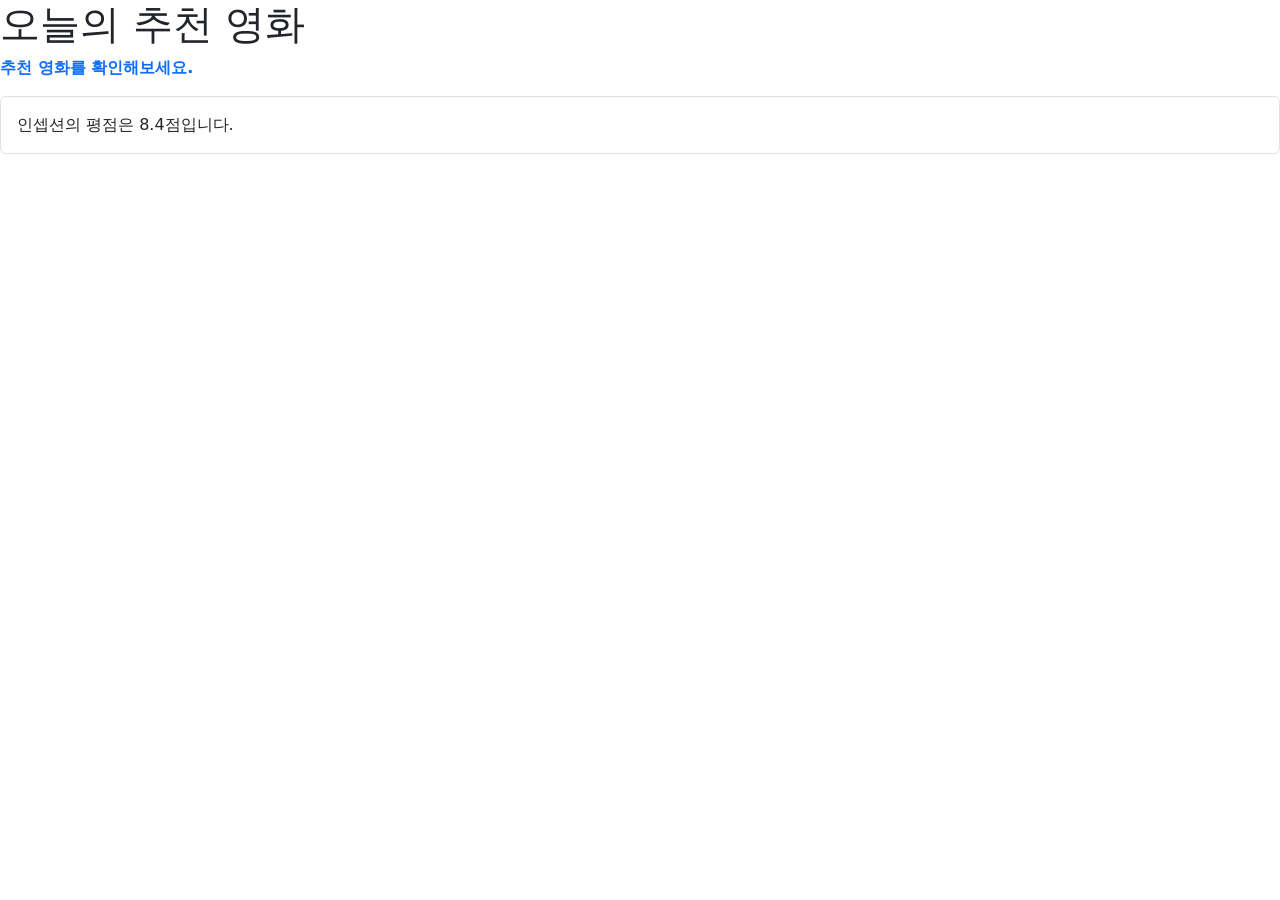
<file: java day03/index.html>
<!doctype html>
<html lang="en">
  <head>
    <meta charset="UTF-8" />
    <meta name="viewport" content="width=device-width, initial-scale=1.0" />
    <title>Document</title>
    <link
      href="https://cdn.jsdelivr.net/npm/bootstrap@5.3.8/dist/css/bootstrap.min.css"
      rel="stylesheet"
      integrity="sha384-sRIl4kxILFvY47J16cr9ZwB07vP4J8+LH7qKQnuqkuIAvNWLzeN8tE5YBujZqJLB"
      crossorigin="anonymous"
    />
  </head>
  <body>
    <!--01번 문제-->
    <h1 class="title">오늘의 영화</h1>

    <p class="description">추천 영화를 확인해보세요.</p>

    <div id="movie-list"></div>

    <script
      src="https://cdn.jsdelivr.net/npm/bootstrap@5.3.8/dist/js/bootstrap.bundle.min.js"
      integrity="sha384-FKyoEForCGlyvwx9Hj09JcYn3nv7wiPVlz7YYwJrWVcXK/BmnVDxM+D2scQbITxI"
      crossorigin="anonymous"
    ></script>
    <script src="script.js"></script>
  </body>
</html>
</file>
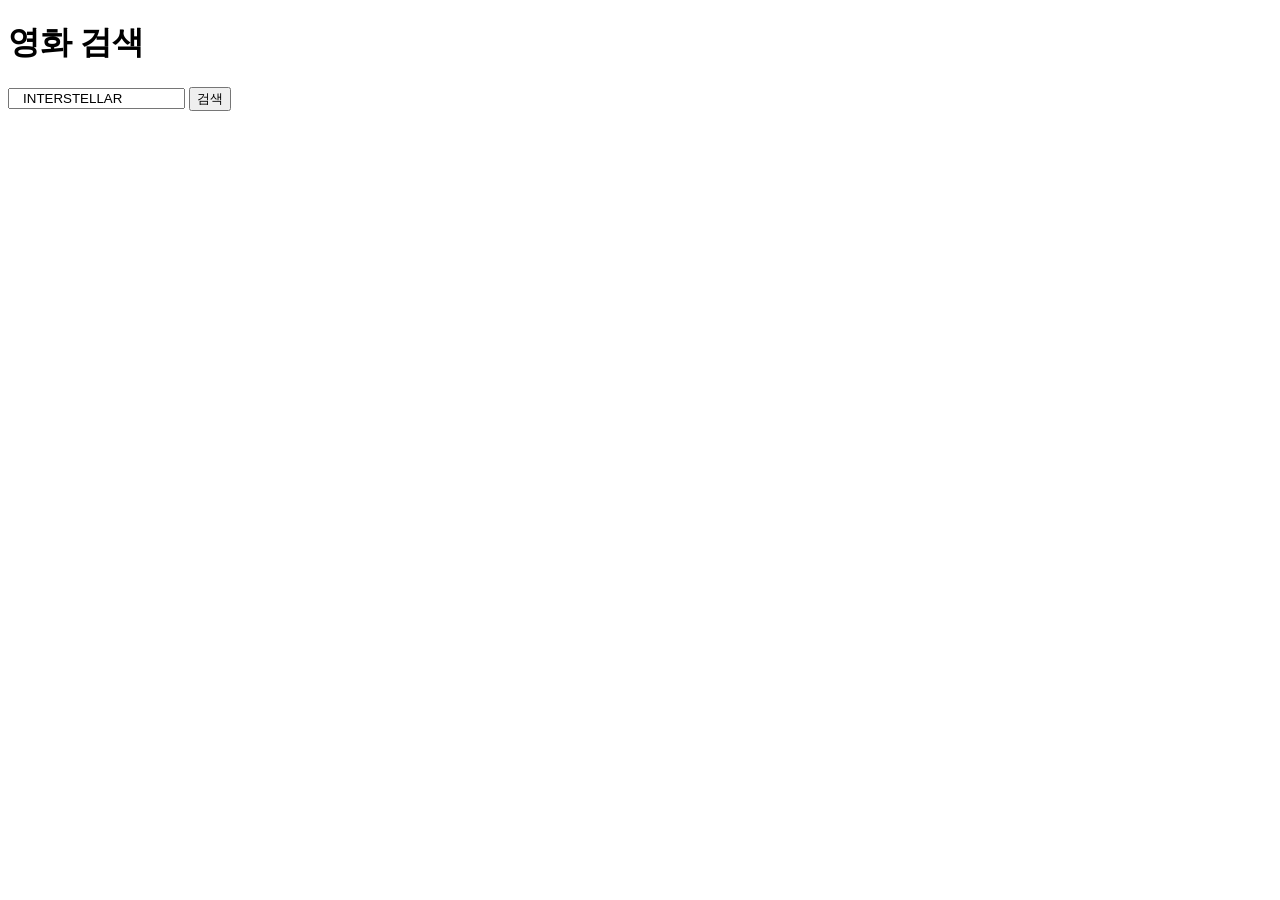
<file: java day05/index.html>
<!doctype html>
<html lang="ko">
  <head>
    <meta charset="UTF-8" />
    <meta name="viewport" content="width=device-width, initial-scale=1.0" />
    <title>영화 검색</title>
  </head>

  <body>
    <h1>영화 검색</h1>

    <form id="search-form">
      <input
        type="text"
        id="search-input"
        value="   INTERSTELLAR   "
      />
      <button type="submit">검색</button>
    </form>

    <p id="search-result"></p>

    <script src="script.js"></script>
  </body>
</html>
</file>
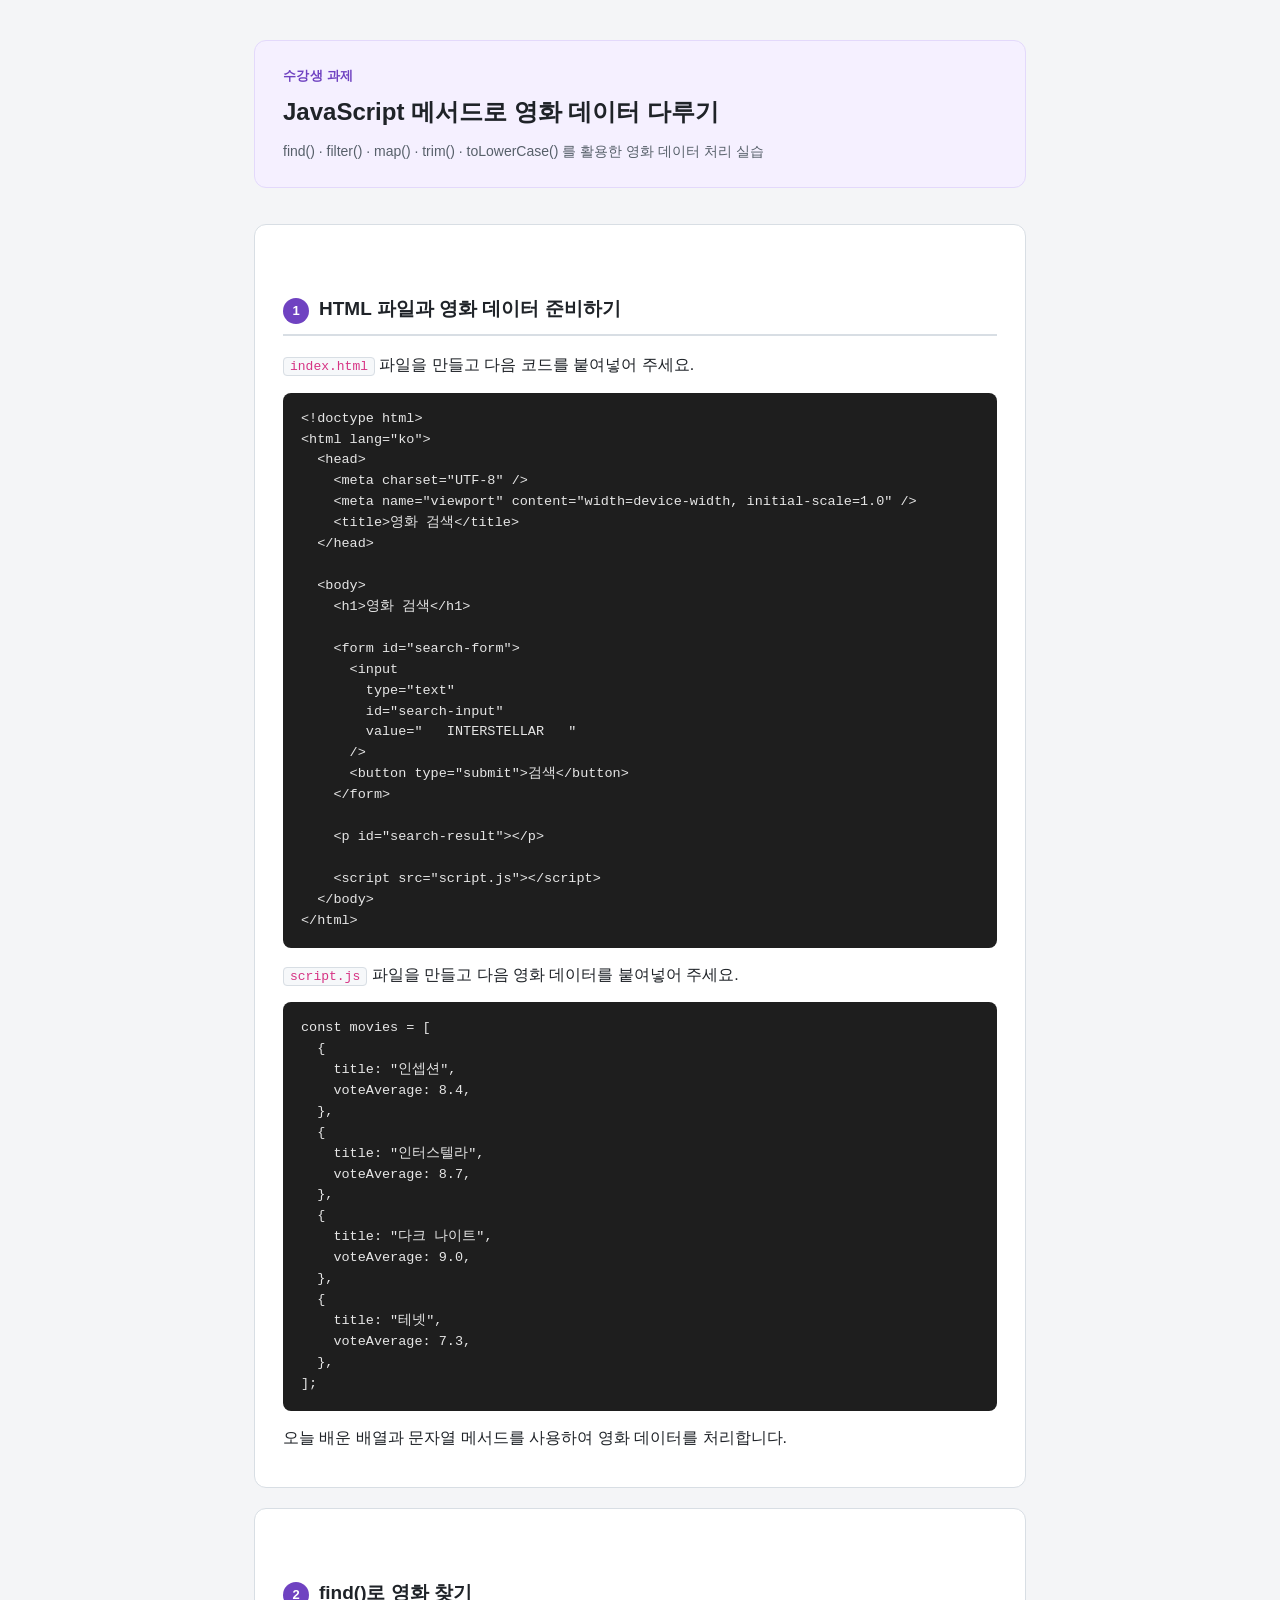
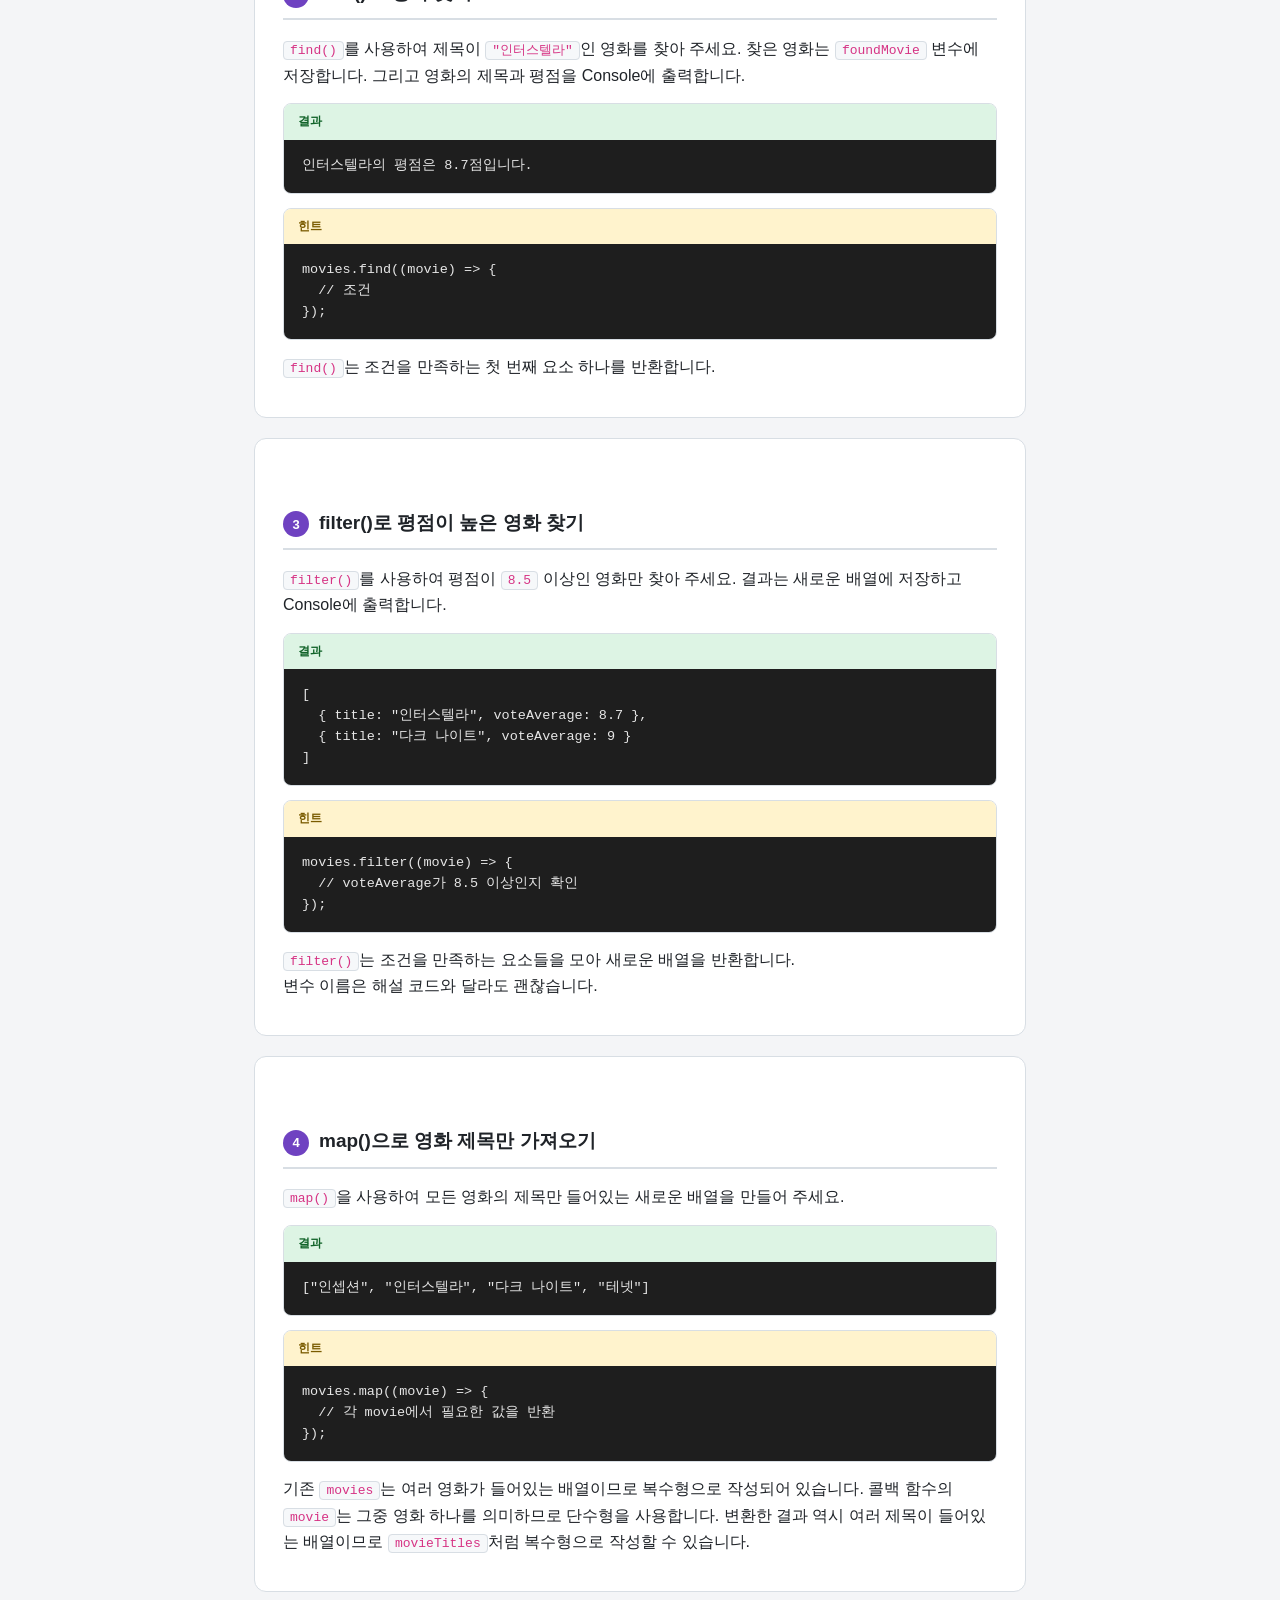
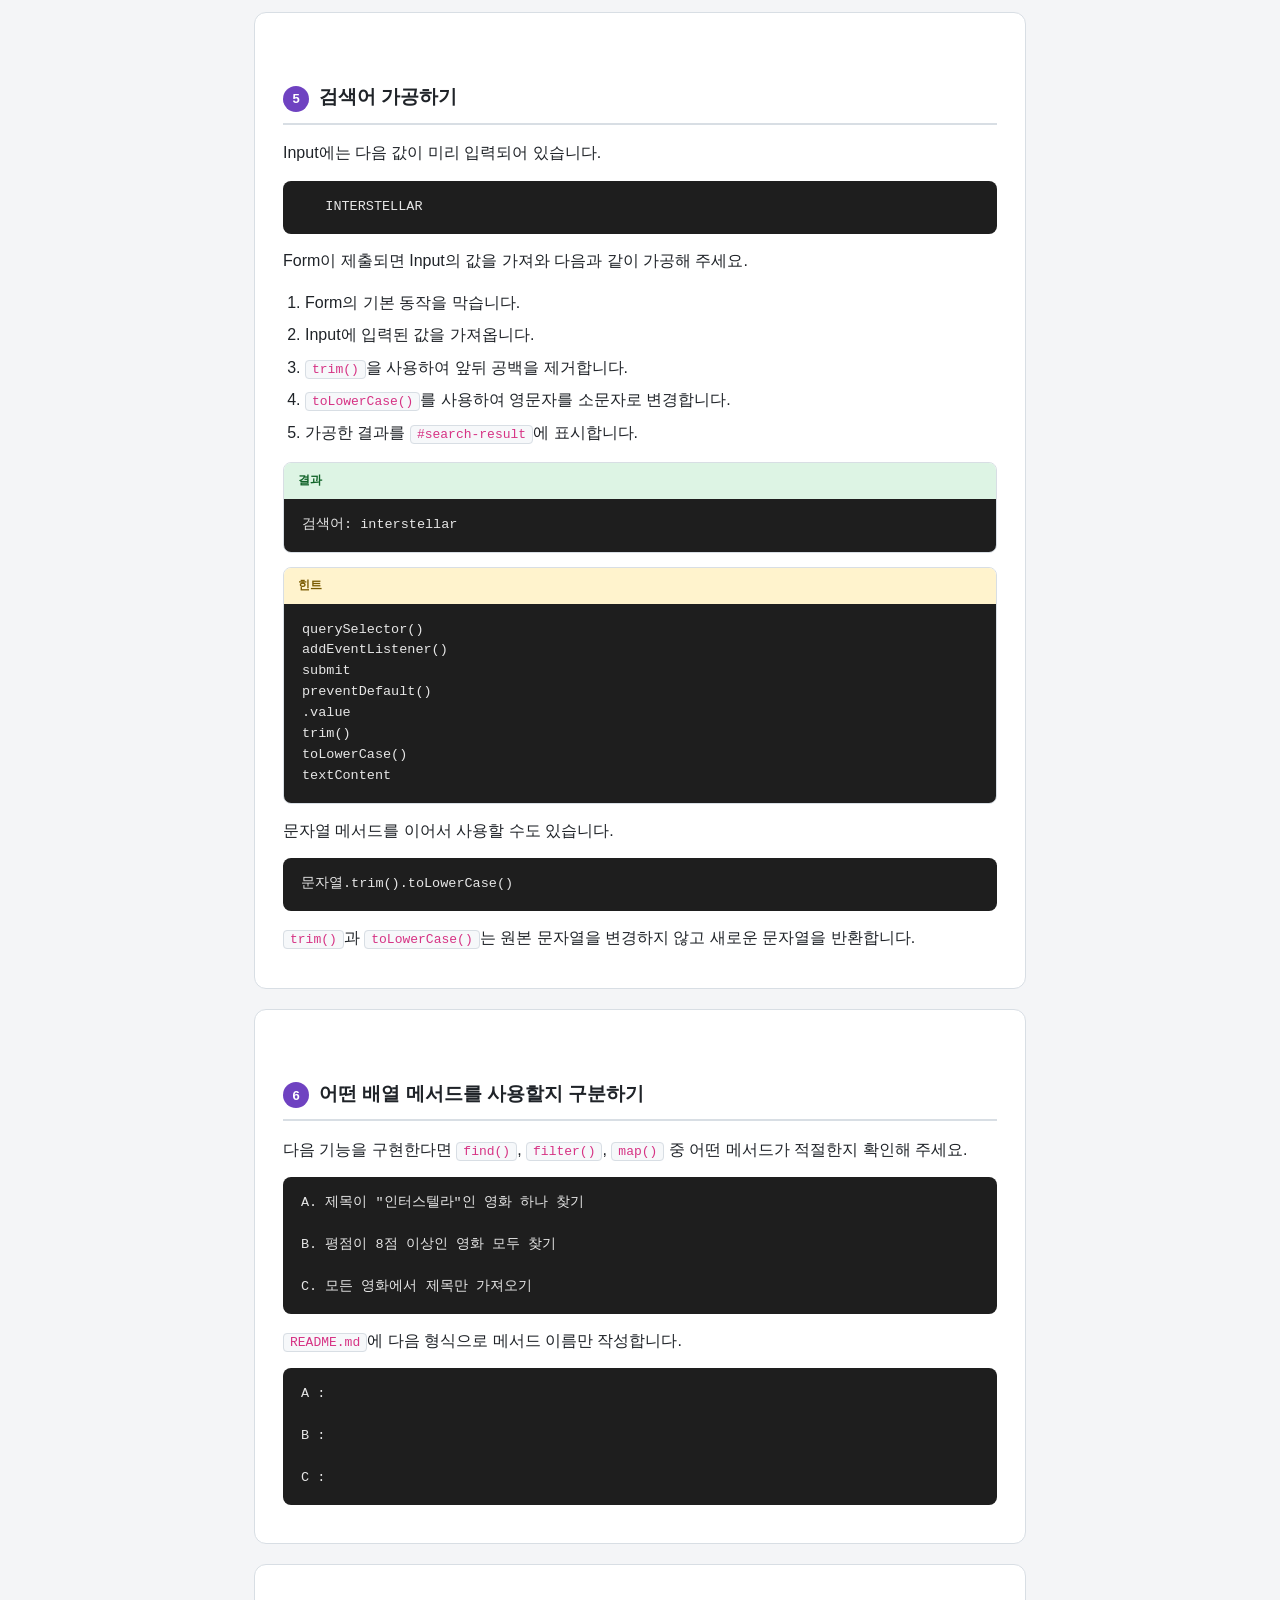
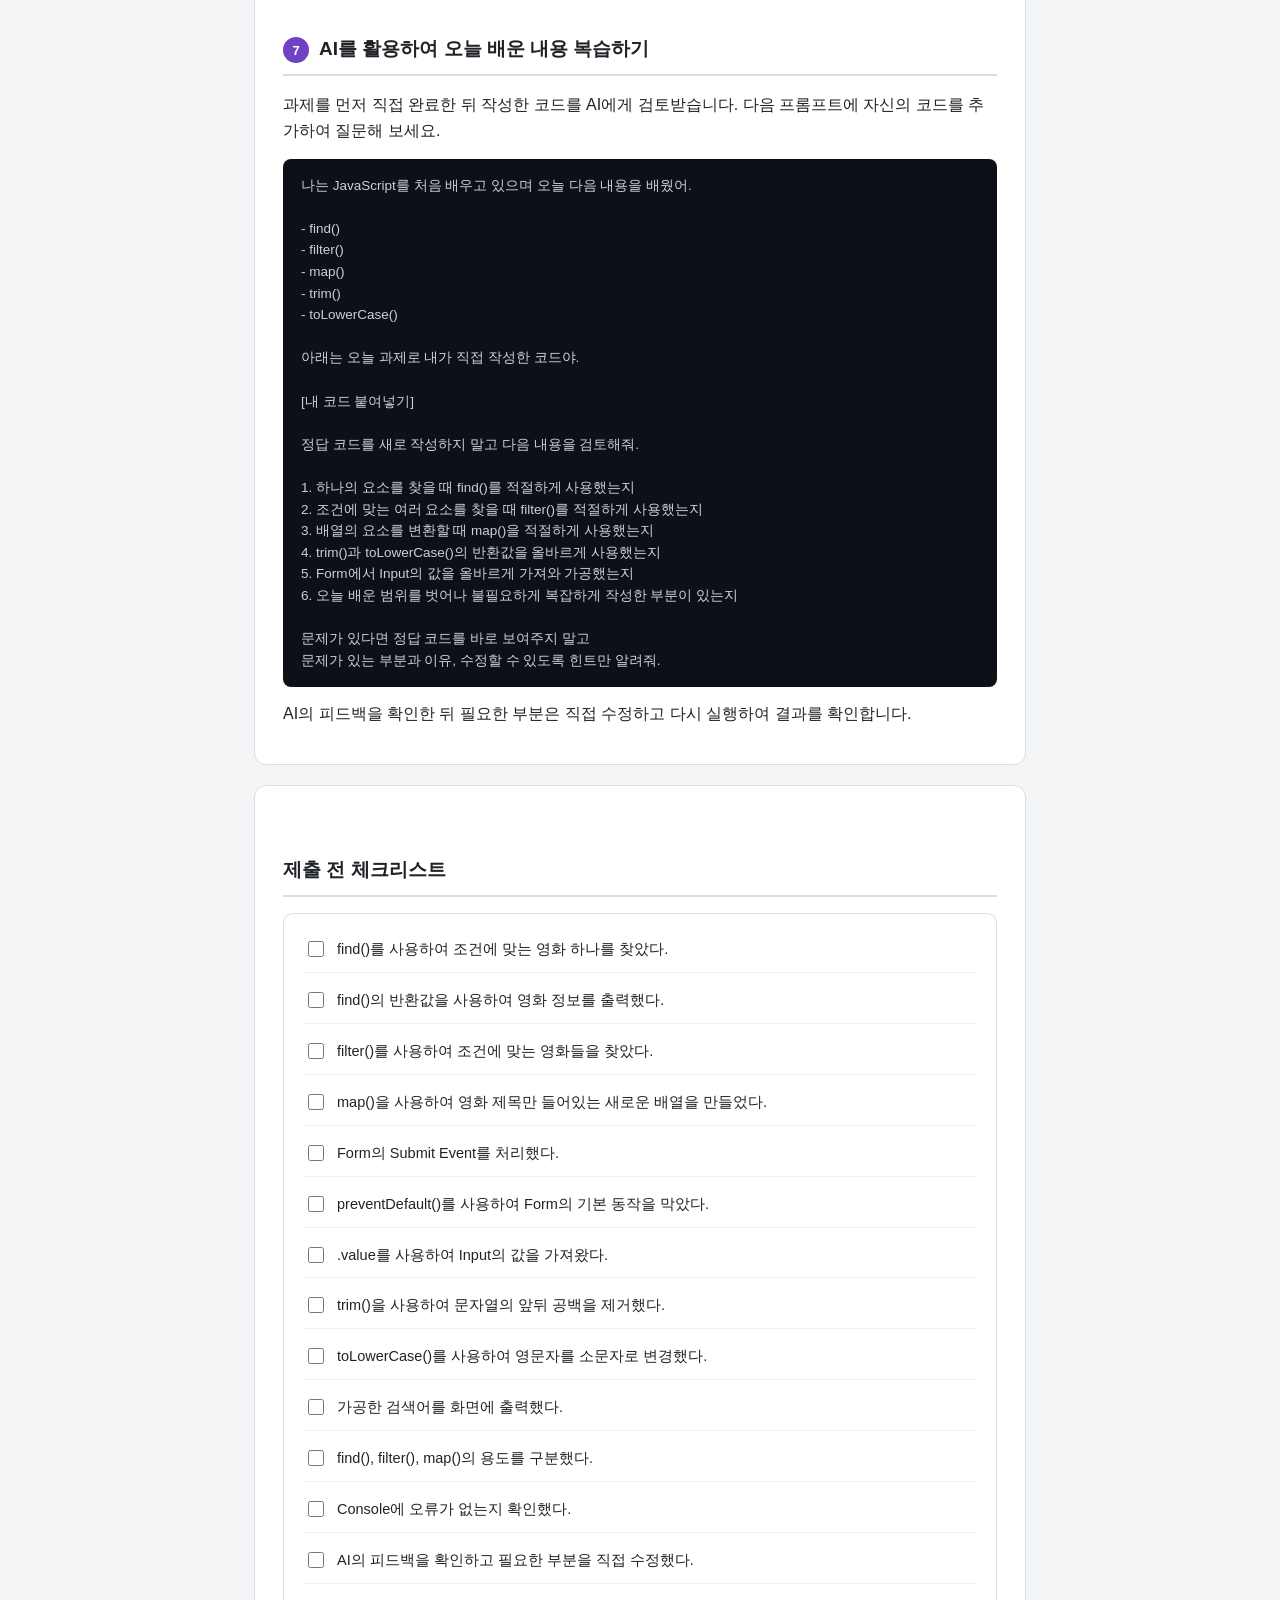
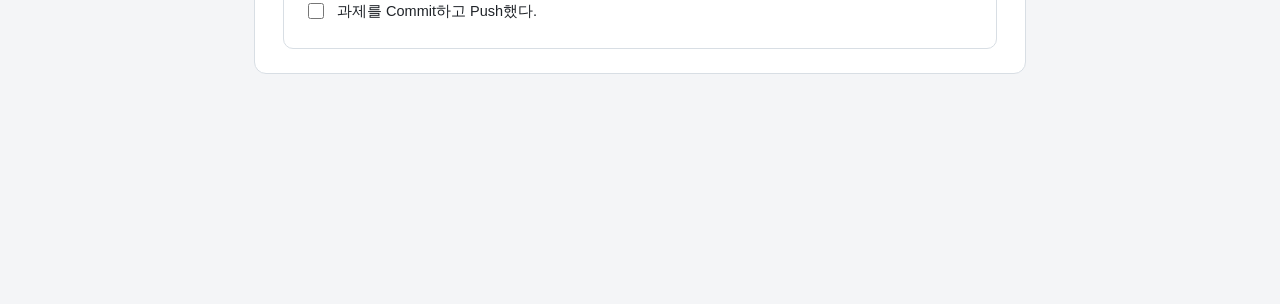
<file: java day05/과제.html>
<!doctype html>
<html lang="ko">
<head>
<meta charset="UTF-8" />
<meta name="viewport" content="width=device-width, initial-scale=1.0" />
<title>[과제] JavaScript 메서드로 영화 데이터 다루기</title>
<style>
  :root {
    --bg: #ffffff;
    --text: #1f2328;
    --muted: #57606a;
    --border: #d8dee4;
    --code-bg: #f6f8fa;
    --accent: #6f42c1;
    --accent-bg: #f5f0ff;
  }
  * { box-sizing: border-box; }
  body {
    margin: 0;
    padding: 0;
    background: #f4f5f7;
    color: var(--text);
    font-family: -apple-system, BlinkMacSystemFont, "Segoe UI", "Noto Sans KR", Helvetica, Arial, sans-serif;
    line-height: 1.65;
  }
  .wrap {
    max-width: 820px;
    margin: 0 auto;
    padding: 40px 24px 100px;
  }
  .doc-header {
    background: var(--accent-bg);
    border: 1px solid #e3d9fb;
    border-radius: 12px;
    padding: 24px 28px;
    margin-bottom: 36px;
  }
  .doc-header .kicker {
    font-size: 13px;
    font-weight: 700;
    color: var(--accent);
    letter-spacing: 0.02em;
    text-transform: uppercase;
    margin-bottom: 6px;
  }
  .doc-header h1 {
    margin: 0 0 8px;
    font-size: 24px;
  }
  .doc-header p {
    margin: 0;
    color: var(--muted);
    font-size: 14px;
  }
  h1 { font-size: 22px; }
  h2 {
    font-size: 19px;
    margin-top: 44px;
    padding-bottom: 10px;
    border-bottom: 2px solid var(--border);
  }
  h3 {
    font-size: 16px;
    margin-top: 28px;
    color: var(--text);
  }
  .step-num {
    display: inline-flex;
    align-items: center;
    justify-content: center;
    width: 26px;
    height: 26px;
    background: var(--accent);
    color: #fff;
    border-radius: 50%;
    font-size: 13px;
    font-weight: 700;
    margin-right: 10px;
  }
  p { margin: 12px 0; }
  pre {
    background: #1e1e1e;
    color: #e6e6e6;
    border-radius: 8px;
    padding: 16px 18px;
    overflow-x: auto;
    font-size: 13.5px;
    line-height: 1.55;
    margin: 14px 0;
  }
  code {
    font-family: "SFMono-Regular", Consolas, "Liberation Mono", Menlo, monospace;
  }
  p code, li code {
    background: var(--code-bg);
    border: 1px solid var(--border);
    border-radius: 4px;
    padding: 1px 6px;
    font-size: 13px;
    color: #d63384;
  }
  .result-box, .hint-box {
    border-radius: 8px;
    margin: 14px 0;
    overflow: hidden;
    border: 1px solid var(--border);
  }
  .result-box .label, .hint-box .label {
    font-size: 12px;
    font-weight: 700;
    padding: 8px 14px;
    letter-spacing: 0.02em;
  }
  .result-box .label {
    background: #ddf4e4;
    color: #116329;
  }
  .hint-box .label {
    background: #fff3cd;
    color: #7a5b00;
  }
  .result-box pre, .hint-box pre {
    margin: 0;
    border-radius: 0;
  }
  .note {
    background: var(--code-bg);
    border-left: 3px solid var(--accent);
    border-radius: 0 6px 6px 0;
    padding: 10px 16px;
    margin: 14px 0;
    font-size: 14px;
    color: var(--muted);
  }
  ul, ol {
    padding-left: 22px;
  }
  li { margin: 6px 0; }
  hr {
    border: none;
    border-top: 1px dashed var(--border);
    margin: 32px 0;
  }
  .checklist {
    background: #fff;
    border: 1px solid var(--border);
    border-radius: 10px;
    padding: 8px 20px;
    margin-top: 16px;
  }
  .checklist ul {
    list-style: none;
    padding-left: 0;
    margin: 0;
  }
  .checklist li {
    display: flex;
    align-items: flex-start;
    gap: 10px;
    padding: 10px 0;
    border-bottom: 1px solid #f0f1f3;
    font-size: 14.5px;
  }
  .checklist li:last-child { border-bottom: none; }
  .checklist input[type="checkbox"] {
    margin-top: 3px;
    width: 16px;
    height: 16px;
    flex-shrink: 0;
  }
  .section-block {
    background: #fff;
    border: 1px solid var(--border);
    border-radius: 12px;
    padding: 24px 28px;
    margin-bottom: 20px;
  }
  .prompt-box {
    background: #0d1117;
    color: #c9d1d9;
    border-radius: 8px;
    padding: 16px 18px;
    font-size: 13.5px;
    white-space: pre-wrap;
    line-height: 1.6;
    margin: 14px 0;
  }
</style>
</head>
<body>
<div class="wrap">

  <div class="doc-header">
    <div class="kicker">수강생 과제</div>
    <h1>JavaScript 메서드로 영화 데이터 다루기</h1>
    <p>find() · filter() · map() · trim() · toLowerCase() 를 활용한 영화 데이터 처리 실습</p>
  </div>

  <div class="section-block">
    <h2><span class="step-num">1</span>HTML 파일과 영화 데이터 준비하기</h2>

    <p><code>index.html</code> 파일을 만들고 다음 코드를 붙여넣어 주세요.</p>

    <pre><code>&lt;!doctype html&gt;
&lt;html lang="ko"&gt;
  &lt;head&gt;
    &lt;meta charset="UTF-8" /&gt;
    &lt;meta name="viewport" content="width=device-width, initial-scale=1.0" /&gt;
    &lt;title&gt;영화 검색&lt;/title&gt;
  &lt;/head&gt;

  &lt;body&gt;
    &lt;h1&gt;영화 검색&lt;/h1&gt;

    &lt;form id="search-form"&gt;
      &lt;input
        type="text"
        id="search-input"
        value="   INTERSTELLAR   "
      /&gt;
      &lt;button type="submit"&gt;검색&lt;/button&gt;
    &lt;/form&gt;

    &lt;p id="search-result"&gt;&lt;/p&gt;

    &lt;script src="script.js"&gt;&lt;/script&gt;
  &lt;/body&gt;
&lt;/html&gt;</code></pre>

    <p><code>script.js</code> 파일을 만들고 다음 영화 데이터를 붙여넣어 주세요.</p>

    <pre><code>const movies = [
  {
    title: "인셉션",
    voteAverage: 8.4,
  },
  {
    title: "인터스텔라",
    voteAverage: 8.7,
  },
  {
    title: "다크 나이트",
    voteAverage: 9.0,
  },
  {
    title: "테넷",
    voteAverage: 7.3,
  },
];</code></pre>

    <p>오늘 배운 배열과 문자열 메서드를 사용하여 영화 데이터를 처리합니다.</p>
  </div>

  <div class="section-block">
    <h2><span class="step-num">2</span>find()로 영화 찾기</h2>

    <p><code>find()</code>를 사용하여 제목이 <code>"인터스텔라"</code>인 영화를 찾아 주세요. 찾은 영화는 <code>foundMovie</code> 변수에 저장합니다. 그리고 영화의 제목과 평점을 Console에 출력합니다.</p>

    <div class="result-box">
      <div class="label">결과</div>
      <pre>인터스텔라의 평점은 8.7점입니다.</pre>
    </div>

    <div class="hint-box">
      <div class="label">힌트</div>
      <pre>movies.find((movie) => {
  // 조건
});</pre>
    </div>

    <p><code>find()</code>는 조건을 만족하는 첫 번째 요소 하나를 반환합니다.</p>
  </div>

  <div class="section-block">
    <h2><span class="step-num">3</span>filter()로 평점이 높은 영화 찾기</h2>

    <p><code>filter()</code>를 사용하여 평점이 <code>8.5</code> 이상인 영화만 찾아 주세요. 결과는 새로운 배열에 저장하고 Console에 출력합니다.</p>

    <div class="result-box">
      <div class="label">결과</div>
      <pre>[
  { title: "인터스텔라", voteAverage: 8.7 },
  { title: "다크 나이트", voteAverage: 9 }
]</pre>
    </div>

    <div class="hint-box">
      <div class="label">힌트</div>
      <pre>movies.filter((movie) => {
  // voteAverage가 8.5 이상인지 확인
});</pre>
    </div>

    <p><code>filter()</code>는 조건을 만족하는 요소들을 모아 새로운 배열을 반환합니다.<br />
    변수 이름은 해설 코드와 달라도 괜찮습니다.</p>
  </div>

  <div class="section-block">
    <h2><span class="step-num">4</span>map()으로 영화 제목만 가져오기</h2>

    <p><code>map()</code>을 사용하여 모든 영화의 제목만 들어있는 새로운 배열을 만들어 주세요.</p>

    <div class="result-box">
      <div class="label">결과</div>
      <pre>["인셉션", "인터스텔라", "다크 나이트", "테넷"]</pre>
    </div>

    <div class="hint-box">
      <div class="label">힌트</div>
      <pre>movies.map((movie) => {
  // 각 movie에서 필요한 값을 반환
});</pre>
    </div>

    <p>기존 <code>movies</code>는 여러 영화가 들어있는 배열이므로 복수형으로 작성되어 있습니다. 콜백 함수의 <code>movie</code>는 그중 영화 하나를 의미하므로 단수형을 사용합니다. 변환한 결과 역시 여러 제목이 들어있는 배열이므로 <code>movieTitles</code>처럼 복수형으로 작성할 수 있습니다.</p>
  </div>

  <div class="section-block">
    <h2><span class="step-num">5</span>검색어 가공하기</h2>

    <p>Input에는 다음 값이 미리 입력되어 있습니다.</p>
    <pre><code>   INTERSTELLAR   </code></pre>

    <p>Form이 제출되면 Input의 값을 가져와 다음과 같이 가공해 주세요.</p>
    <ol>
      <li>Form의 기본 동작을 막습니다.</li>
      <li>Input에 입력된 값을 가져옵니다.</li>
      <li><code>trim()</code>을 사용하여 앞뒤 공백을 제거합니다.</li>
      <li><code>toLowerCase()</code>를 사용하여 영문자를 소문자로 변경합니다.</li>
      <li>가공한 결과를 <code>#search-result</code>에 표시합니다.</li>
    </ol>

    <div class="result-box">
      <div class="label">결과</div>
      <pre>검색어: interstellar</pre>
    </div>

    <div class="hint-box">
      <div class="label">힌트</div>
      <pre>querySelector()
addEventListener()
submit
preventDefault()
.value
trim()
toLowerCase()
textContent</pre>
    </div>

    <p>문자열 메서드를 이어서 사용할 수도 있습니다.</p>
    <pre><code>문자열.trim().toLowerCase()</code></pre>
    <p><code>trim()</code>과 <code>toLowerCase()</code>는 원본 문자열을 변경하지 않고 새로운 문자열을 반환합니다.</p>
  </div>

  <div class="section-block">
    <h2><span class="step-num">6</span>어떤 배열 메서드를 사용할지 구분하기</h2>

    <p>다음 기능을 구현한다면 <code>find()</code>, <code>filter()</code>, <code>map()</code> 중 어떤 메서드가 적절한지 확인해 주세요.</p>

    <pre><code>A. 제목이 "인터스텔라"인 영화 하나 찾기

B. 평점이 8점 이상인 영화 모두 찾기

C. 모든 영화에서 제목만 가져오기</code></pre>

    <p><code>README.md</code>에 다음 형식으로 메서드 이름만 작성합니다.</p>

    <pre><code>A :

B :

C :</code></pre>
  </div>

  <div class="section-block">
    <h2><span class="step-num">7</span>AI를 활용하여 오늘 배운 내용 복습하기</h2>

    <p>과제를 먼저 직접 완료한 뒤 작성한 코드를 AI에게 검토받습니다. 다음 프롬프트에 자신의 코드를 추가하여 질문해 보세요.</p>

    <div class="prompt-box">나는 JavaScript를 처음 배우고 있으며 오늘 다음 내용을 배웠어.

- find()
- filter()
- map()
- trim()
- toLowerCase()

아래는 오늘 과제로 내가 직접 작성한 코드야.

[내 코드 붙여넣기]

정답 코드를 새로 작성하지 말고 다음 내용을 검토해줘.

1. 하나의 요소를 찾을 때 find()를 적절하게 사용했는지
2. 조건에 맞는 여러 요소를 찾을 때 filter()를 적절하게 사용했는지
3. 배열의 요소를 변환할 때 map()을 적절하게 사용했는지
4. trim()과 toLowerCase()의 반환값을 올바르게 사용했는지
5. Form에서 Input의 값을 올바르게 가져와 가공했는지
6. 오늘 배운 범위를 벗어나 불필요하게 복잡하게 작성한 부분이 있는지

문제가 있다면 정답 코드를 바로 보여주지 말고
문제가 있는 부분과 이유, 수정할 수 있도록 힌트만 알려줘.</div>

    <p>AI의 피드백을 확인한 뒤 필요한 부분은 직접 수정하고 다시 실행하여 결과를 확인합니다.</p>
  </div>

  <div class="section-block">
    <h2>제출 전 체크리스트</h2>
    <div class="checklist">
      <ul>
        <li><input type="checkbox" /> find()를 사용하여 조건에 맞는 영화 하나를 찾았다.</li>
        <li><input type="checkbox" /> find()의 반환값을 사용하여 영화 정보를 출력했다.</li>
        <li><input type="checkbox" /> filter()를 사용하여 조건에 맞는 영화들을 찾았다.</li>
        <li><input type="checkbox" /> map()을 사용하여 영화 제목만 들어있는 새로운 배열을 만들었다.</li>
        <li><input type="checkbox" /> Form의 Submit Event를 처리했다.</li>
        <li><input type="checkbox" /> preventDefault()를 사용하여 Form의 기본 동작을 막았다.</li>
        <li><input type="checkbox" /> .value를 사용하여 Input의 값을 가져왔다.</li>
        <li><input type="checkbox" /> trim()을 사용하여 문자열의 앞뒤 공백을 제거했다.</li>
        <li><input type="checkbox" /> toLowerCase()를 사용하여 영문자를 소문자로 변경했다.</li>
        <li><input type="checkbox" /> 가공한 검색어를 화면에 출력했다.</li>
        <li><input type="checkbox" /> find(), filter(), map()의 용도를 구분했다.</li>
        <li><input type="checkbox" /> Console에 오류가 없는지 확인했다.</li>
        <li><input type="checkbox" /> AI의 피드백을 확인하고 필요한 부분을 직접 수정했다.</li>
        <li><input type="checkbox" /> 과제를 Commit하고 Push했다.</li>
      </ul>
    </div>
  </div>

</div>
</body>
</html>
</file>
